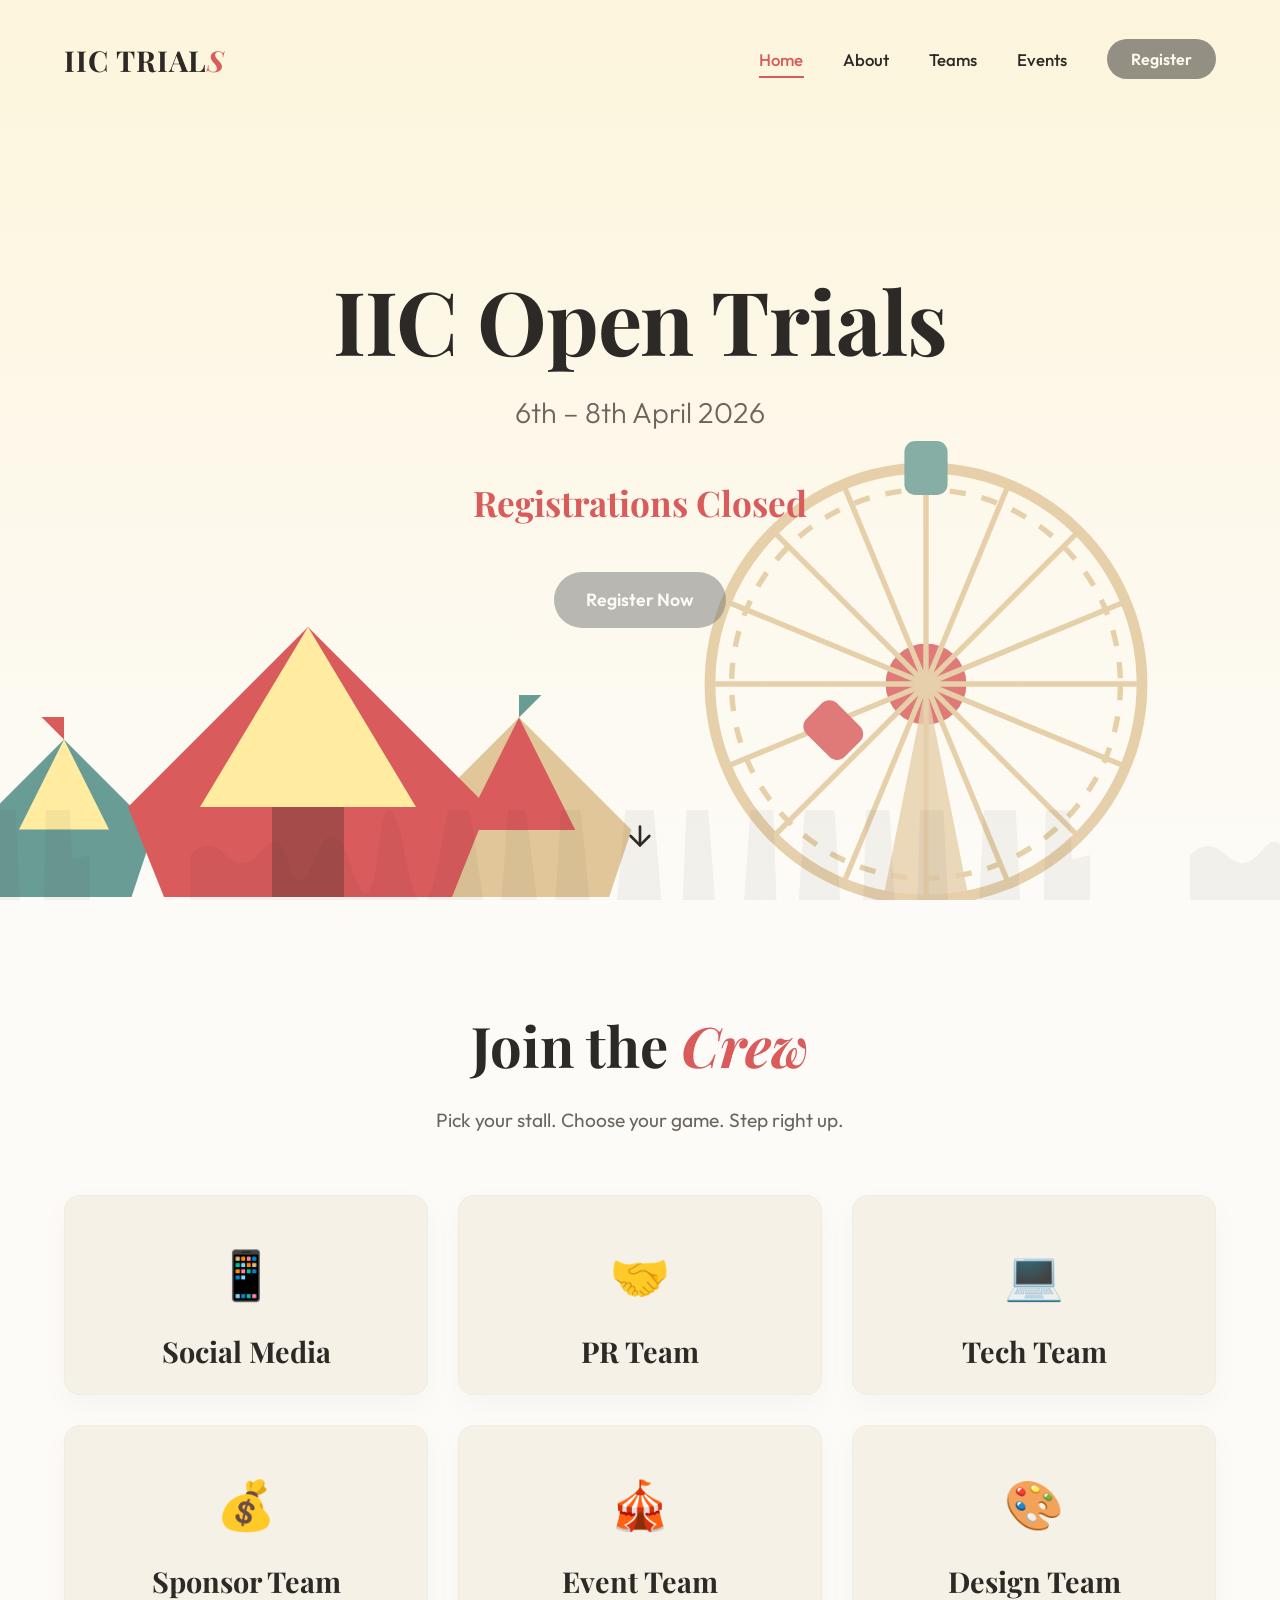
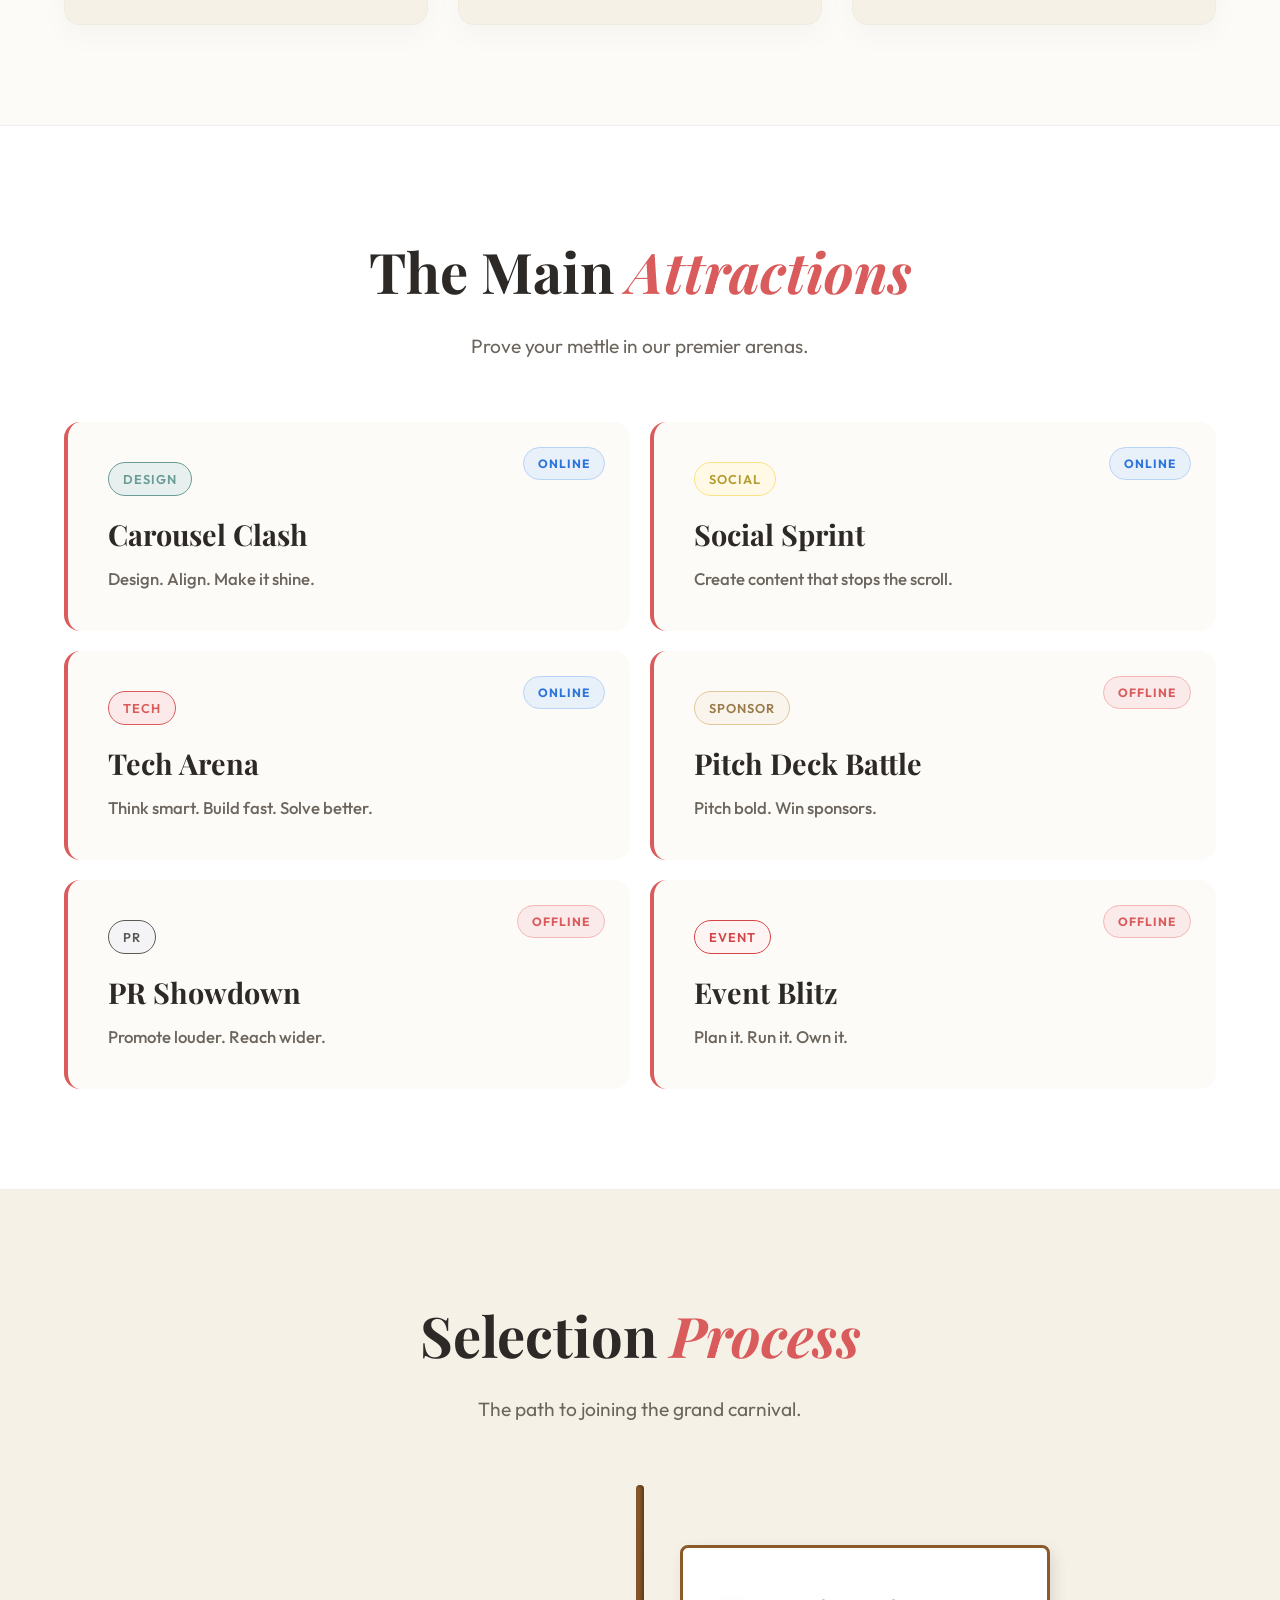
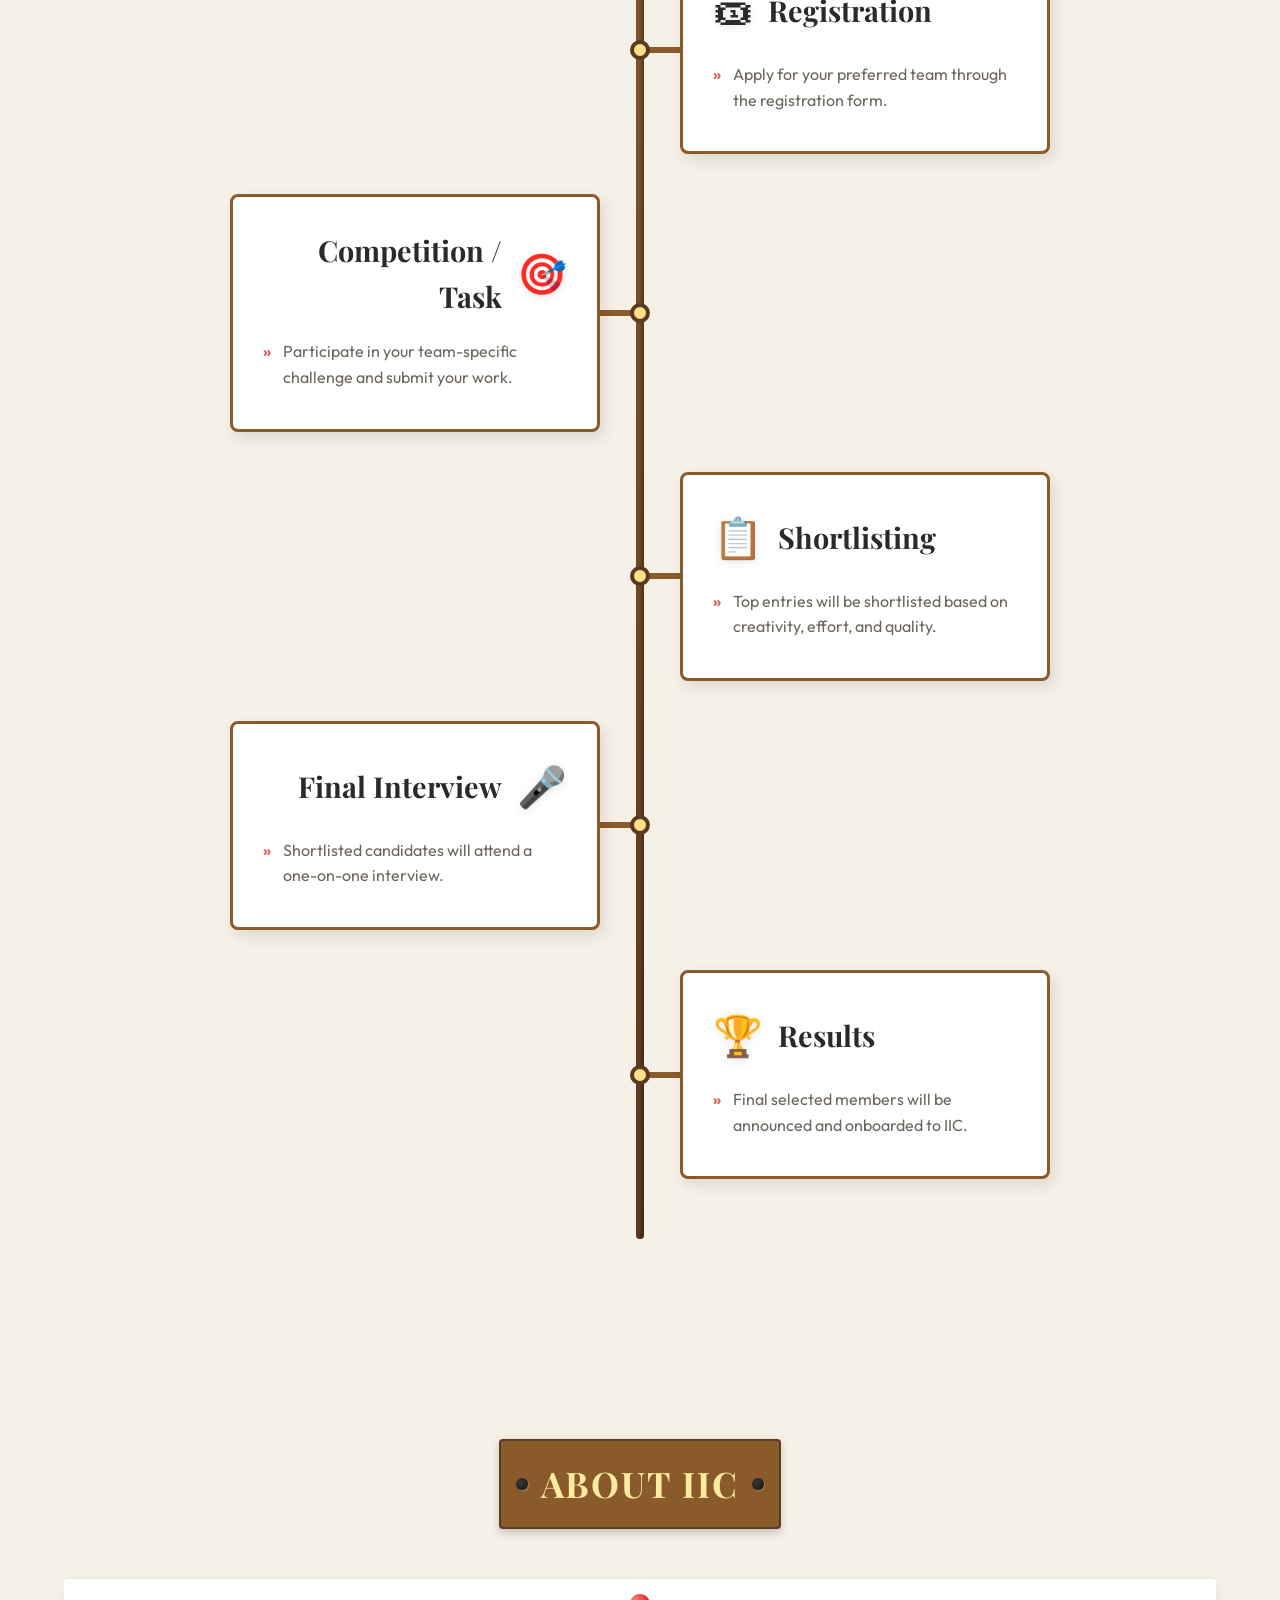
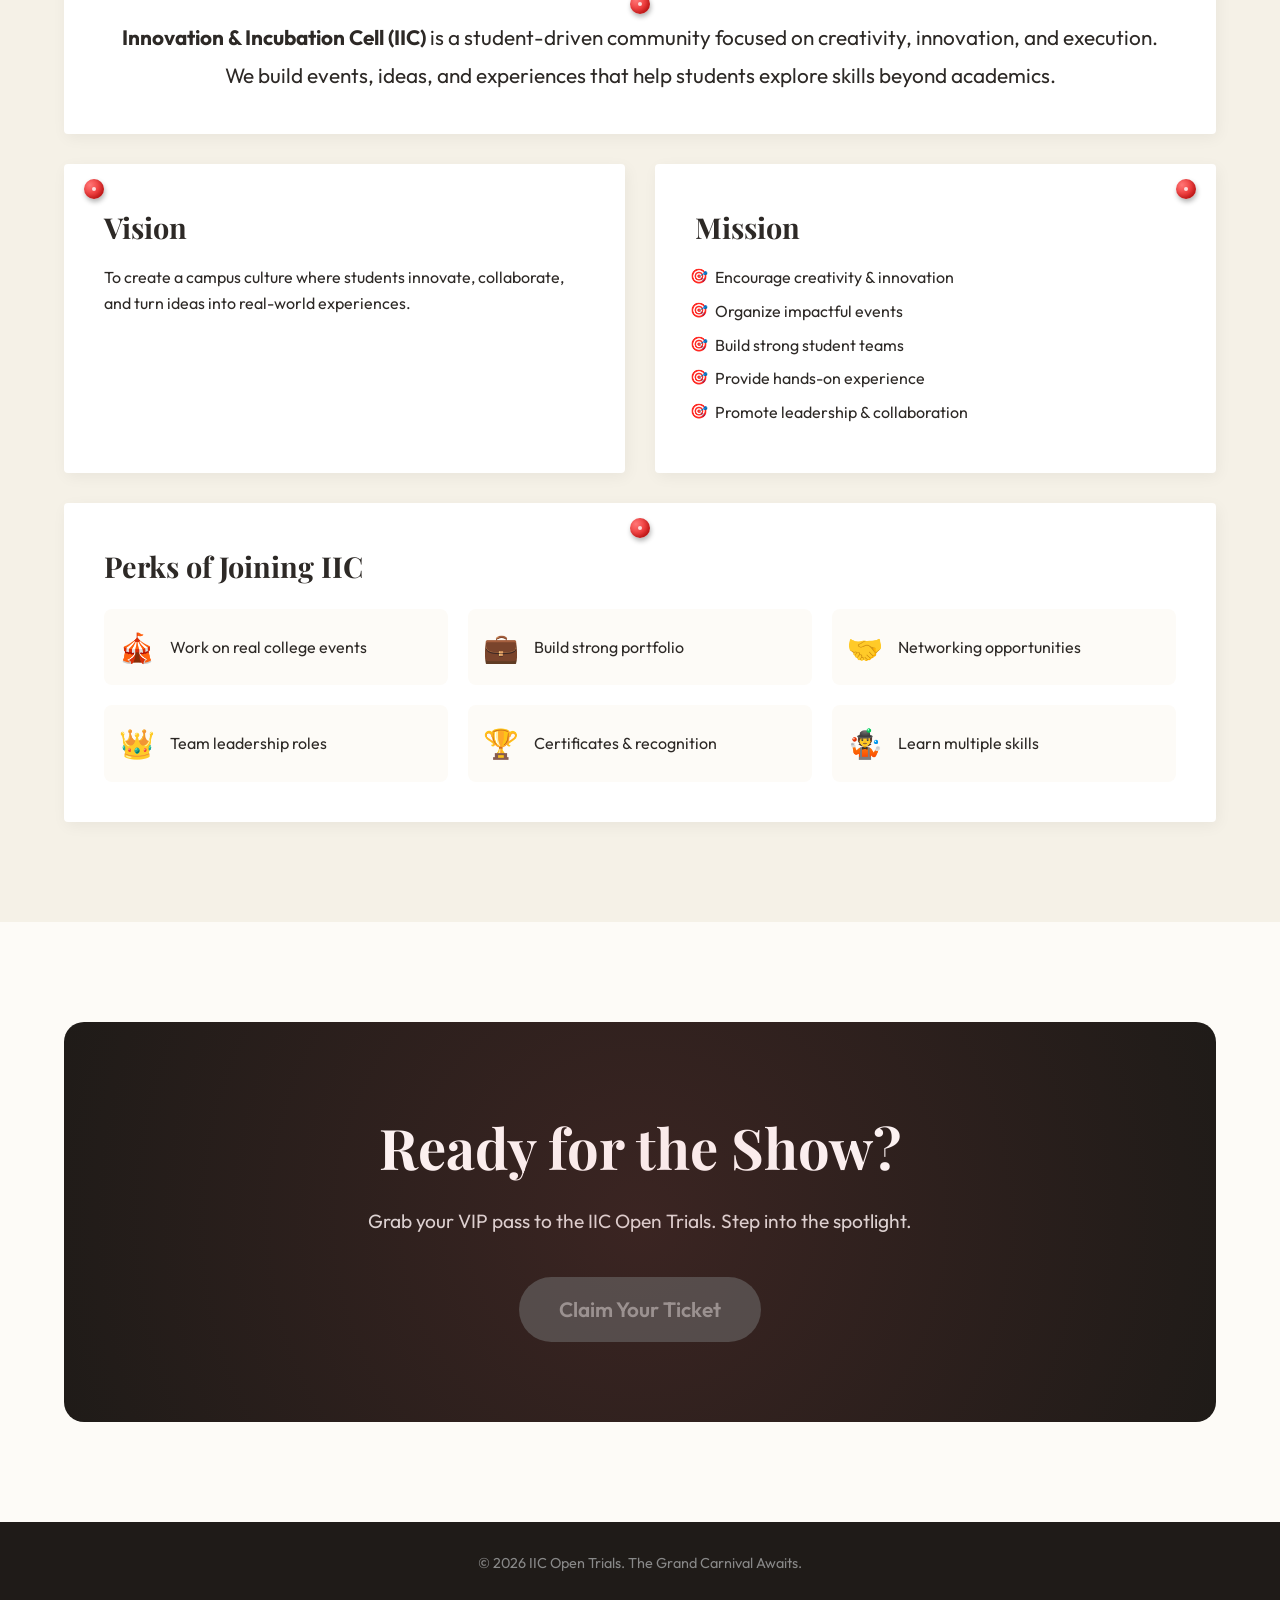
<file: index.html>
<!DOCTYPE html>
<html lang="en">

<head>
  <meta charset="UTF-8">
  <meta name="viewport" content="width=device-width, initial-scale=1.0">
  <title>IIC Open Trials 2026</title>
  <meta name="description"
    content="Register for the IIC Open Trials 2026. Join our diverse teams: Tech, PR, Design and more.">
  <link rel="preconnect" href="https://fonts.googleapis.com">
  <link rel="preconnect" href="https://fonts.gstatic.com" crossorigin>
  <link
    href="https://fonts.googleapis.com/css2?family=Outfit:wght@300;400;500;600;800&family=Playfair+Display:ital,wght@0,600;0,700;1,600&display=swap"
    rel="stylesheet">
  <link rel="stylesheet" href="style.css">
</head>

<body>

  <!-- NAVBAR -->
  <nav id="navbar" class="navbar">
    <div class="nav-container">
      <a href="#" class="logo">
        <span class="logo-text">IIC TRIAL<span class="highlight">S</span></span>
      </a>
      <ul class="nav-links">
        <li><a href="#home" class="nav-item active">Home</a></li>
        <li><a href="#about" class="nav-item">About</a></li>
        <li><a href="#teams" class="nav-item">Teams</a></li>
        <li><a href="#events" class="nav-item">Events</a></li>
        <li><a href="/register.html" class="btn-nav">Register</a></li>
        <div class="nav-underline"></div>
      </ul>
    </div>
  </nav>

  <!-- HERO SECTION -->
  <section id="home" class="hero">
    <div class="hero-bg">
      <div class="sky-gradient"></div>

      <!-- Subtle Fireworks -->
      <div class="fireworks-container">
        <div class="fw fw-1"></div>
        <div class="fw fw-2"></div>
        <div class="fw fw-3"></div>
      </div>

      <!-- Giant Wheel -->
      <div class="ferris-wheel-container">
        <svg class="ferris-wheel" viewBox="0 0 200 200" xmlns="http://www.w3.org/2000/svg">
          <circle cx="100" cy="100" r="80" stroke="#E1C699" stroke-width="4" fill="none" />
          <circle cx="100" cy="100" r="72" stroke="#E1C699" stroke-width="2" stroke-dasharray="6,6" fill="none" />
          <circle cx="100" cy="100" r="15" fill="#D95B5B" />
          <!-- Spokes -->
          <g stroke="#E1C699" stroke-width="2">
            <line x1="100" y1="20" x2="100" y2="180" />
            <line x1="20" y1="100" x2="180" y2="100" />
            <line x1="43.4" y1="43.4" x2="156.6" y2="156.6" />
            <line x1="43.4" y1="156.6" x2="156.6" y2="43.4" />
            <line x1="69.4" y1="26" x2="130.6" y2="174" />
            <line x1="130.6" y1="26" x2="69.4" y2="174" />
            <line x1="26" y1="69.4" x2="174" y2="130.6" />
            <line x1="26" y1="130.6" x2="174" y2="69.4" />
          </g>
          <!-- Capsules (These rotate counter to the wheel via CSS to stay upright) -->
          <g class="capsules">
            <rect x="92" y="10" width="16" height="20" rx="4" fill="#699C94" class="capsule"
              transform="rotate(0, 100, 100)" />
            <rect x="92" y="10" width="16" height="20" rx="4" fill="#D95B5B" class="capsule"
              transform="rotate(45, 100, 100)" />
            <rect x="92" y="10" width="16" height="20" rx="4" fill="#FFECA1" class="capsule"
              transform="rotate(90, 100, 100)" />
            <rect x="92" y="10" width="16" height="20" rx="4" fill="#699C94" class="capsule"
              transform="rotate(135, 100, 100)" />
            <rect x="92" y="10" width="16" height="20" rx="4" fill="#D95B5B" class="capsule"
              transform="rotate(180, 100, 100)" />
            <rect x="92" y="10" width="16" height="20" rx="4" fill="#FFECA1" class="capsule"
              transform="rotate(225, 100, 100)" />
            <rect x="92" y="10" width="16" height="20" rx="4" fill="#699C94" class="capsule"
              transform="rotate(270, 100, 100)" />
            <rect x="92" y="10" width="16" height="20" rx="4" fill="#D95B5B" class="capsule"
              transform="rotate(315, 100, 100)" />
          </g>
          <!-- Base -->
          <path d="M 80 200 L 100 100 L 120 200 Z" fill="#E1C699" opacity="0.8" />
        </svg>
      </div>

      <!-- Tents -->
      <div class="tents-container">
        <!-- Big Tent -->
        <div class="tent tent-main">
          <svg viewBox="0 0 200 150" xmlns="http://www.w3.org/2000/svg">
            <path d="M 100 0 L 0 100 L 20 150 L 180 150 L 200 100 Z" fill="#D95B5B" />
            <path d="M 100 0 L 40 100 L 160 100 Z" fill="#FFECA1" />
            <path d="M 60 100 L 60 150 L 140 150 L 140 100 Z" fill="#D95B5B" />
            <path d="M 80 100 L 80 150 L 120 150 L 120 100 Z" fill="#2D2926" opacity="0.3" /> <!-- Door -->
            <polygon points="100,0 80,-20 100,-40" fill="#E1C699" class="flag" />
          </svg>
        </div>
        <!-- Side Tent Left -->
        <div class="tent tent-side-l">
          <svg viewBox="0 0 100 80" xmlns="http://www.w3.org/2000/svg">
            <path d="M 50 10 L 10 50 L 20 80 L 80 80 L 90 50 Z" fill="#699C94" />
            <path d="M 50 10 L 30 50 L 70 50 Z" fill="#FFECA1" />
            <polygon points="50,10 40,0 50,-10" fill="#D95B5B" class="flag" />
          </svg>
        </div>
        <!-- Side Tent Right -->
        <div class="tent tent-side-r">
          <svg viewBox="0 0 120 90" xmlns="http://www.w3.org/2000/svg">
            <path d="M 60 10 L 10 60 L 20 90 L 100 90 L 110 60 Z" fill="#E1C699" />
            <path d="M 60 10 L 35 60 L 85 60 Z" fill="#D95B5B" />
            <polygon points="60,10 70,0 60,-10" fill="#699C94" class="flag" />
          </svg>
        </div>
      </div>

      <!-- Crowd Silhouettes -->
      <div class="crowd"></div>
    </div>

    <!-- Hero Content -->
    <div class="hero-content fade-in-up delay-3s">
      <h1 class="hero-title">IIC Open Trials</h1>
      <h2 class="hero-subtitle">6th – 8th April 2026</h2>
      
      <div id="countdown-wrapper" class="countdown-wrapper">
         <h3 class="countdown-title">Registrations Closing In</h3>
         <div class="countdown-flex">
           <div class="countdown-item"><span id="cd-days">00</span><label>Days</label></div>
           <div class="countdown-item"><span id="cd-hours">00</span><label>Hours</label></div>
           <div class="countdown-item"><span id="cd-mins">00</span><label>Minutes</label></div>
           <div class="countdown-item"><span id="cd-secs">00</span><label>Seconds</label></div>
         </div>
      </div>

      <a href="/register.html" class="btn-primary animate-hover">Register Now</a>
    </div>

    <div class="scroll-indicator">
      <a href="#teams">
        <svg width="32" height="32" viewBox="0 0 24 24" fill="none" stroke="currentColor" stroke-width="2"
          stroke-linecap="round" stroke-linejoin="round" class="arrow-bounce">
          <line x1="12" y1="5" x2="12" y2="19"></line>
          <polyline points="19 12 12 19 5 12"></polyline>
        </svg>
      </a>
    </div>
  </section>

  <!-- TEAMS SECTION -->
  <section id="teams" class="teams section-pad reveal-on-scroll">
    <div class="container">
      <div class="section-header">
        <h2 class="section-title">Join the <span class="highlight">Crew</span></h2>
        <p class="section-desc">Pick your stall. Choose your game. Step right up.</p>
      </div>

      <div class="teams-grid">

        <!-- Social Media -->
        <div class="team-card stall-paper">
          <div class="card-front">
            <span class="card-icon">📱</span>
            <h3>Social Media</h3>
          </div>
          <div class="card-expand">
            <p>Tell the story of the grandest carnival in town.</p>
            <ul class="roles-list">
              <li>Create Instagram posts & reels</li>
              <li>Write captions & hashtags</li>
              <li>Cover events (photo/video)</li>
              <li>Edit reels & highlights</li>
            </ul>
            <a href="/register.html" class="btn-secondary">Apply Now</a>
          </div>
        </div>

        <!-- PR Team -->
        <div class="team-card stall-paper">
          <div class="card-front">
            <span class="card-icon">🤝</span>
            <h3>PR Team</h3>
          </div>
          <div class="card-expand">
            <p>Bridge the gap between the audience and the magic.</p>
            <ul class="roles-list">
              <li>Promote events across campus</li>
              <li>Handle announcements & outreach</li>
              <li>Coordinate with other clubs</li>
              <li>Manage collaborations</li>
            </ul>
            <a href="/register.html" class="btn-secondary">Apply Now</a>
          </div>
        </div>

        <!-- Tech Team -->
        <div class="team-card stall-paper">
          <div class="card-front">
            <span class="card-icon">💻</span>
            <h3>Tech Team</h3>
          </div>
          <div class="card-expand">
            <p>Architect the digital backbone of the show.</p>
            <ul class="roles-list">
              <li>Build and maintain event websites</li>
              <li>Handle registration systems & forms</li>
              <li>Manage technical setup during events</li>
              <li>Solve on-spot tech issues</li>

            </ul>
            <a href="/register.html" class="btn-secondary">Apply Now</a>
          </div>
        </div>

        <!-- Sponsor Team -->
        <div class="team-card stall-paper">
          <div class="card-front">
            <span class="card-icon">💰</span>
            <h3>Sponsor Team</h3>
          </div>
          <div class="card-expand">
            <p>Fuel the spectacle and build vital connections.</p>
            <ul class="roles-list">
              <li>Reach out to potential sponsors</li>
              <li>Create sponsor pitch decks</li>
              <li>Communicate with brands</li>
              <li>Explain sponsorship benefits</li>

            </ul>
            <a href="/register.html" class="btn-secondary">Apply Now</a>
          </div>
        </div>

        <!-- Event Team -->
        <div class="team-card stall-paper">
          <div class="card-front">
            <span class="card-icon">🎪</span>
            <h3>Event Team</h3>
          </div>
          <div class="card-expand">
            <p>Orchestrate chaos into a breathtaking spectacle.</p>
            <ul class="roles-list">
              <li>Plan event concepts & activities</li>
              <li>Create event timelines</li>
              <li>Handle decorations & theme setup</li>
              <li>Manage stage & venue design</li>

            </ul>
            <a href="/register.html" class="btn-secondary">Apply Now</a>
          </div>
        </div>

        <!-- Design Team -->
        <div class="team-card stall-paper">
          <div class="card-front">
            <span class="card-icon">🎨</span>
            <h3>Design Team</h3>
          </div>
          <div class="card-expand">
            <p>Craft the visual identity of the grand carnival.</p>
            <ul class="roles-list">
              <li>Design posters & creatives</li>
              <li>Create Instagram carousels</li>
              <li>Design banners & standees</li>
              <li>Create digital assets for social media</li>

            </ul>
            <a href="/register.html" class="btn-secondary">Apply Now</a>
          </div>
        </div>

      </div>
    </div>
  </section>

  <!-- EVENTS SECTION -->
  <section id="events" class="events section-pad reveal-on-scroll">
    <div class="container">
      <div class="section-header">
        <h2 class="section-title">The Main <span class="highlight">Attractions</span></h2>
        <p class="section-desc">Prove your mettle in our premier arenas.</p>
      </div>

      <div class="events-layout">

        <!-- Carousel Clash -->
        <div class="event-card">
          <span class="badge-mode mode-online">Online</span>
          <div class="card-visible">
            <span class="badge badge-design">Design</span>
            <h3>Carousel Clash</h3>
            <p class="hero-line">Design. Align. Make it shine.</p>
          </div>
          <div class="card-rules-wrapper">
            <div class="card-rules">
              <div class="event-dates">
                <p><strong>Start Date:</strong> 6th April</p>
                <p><strong>Submission Deadline:</strong> 7th April</p>
              </div>
              <h4>Rules:</h4>
              <ul>
                <li>Size: Instagram 4:5</li>
                <li>Format: 1 row × 3 columns carousel</li>
                <li>Theme will be shared at the time of event</li>
                <li>Submit PNG/PDF + editable link</li>
                <li>Individual participation only</li>
                <li>Late submission not accepted</li>
              </ul>
            </div>
          </div>
        </div>

        <!-- Social Sprint -->
        <div class="event-card">
          <span class="badge-mode mode-online">Online</span>
          <div class="card-visible">
            <span class="badge badge-social">Social</span>
            <h3>Social Sprint</h3>
            <p class="hero-line">Create content that stops the scroll.</p>
          </div>
          <div class="card-rules-wrapper">
            <div class="card-rules">
              <div class="event-dates">
                <p><strong>Start Date:</strong> 6th April</p>
                <p><strong>Submission Deadline:</strong> 7th April</p>
              </div>
              <h4>Rules:</h4>
              <ul>
                <li>Mode: Online submission</li>
                <li>Choose one category</li>
                <li>Content must be original</li>
                <li>Video editing uses provided clips</li>
                <li>Follow given theme</li>
                <li>Submit before deadline</li>
                <li>Individual participation only</li>
              </ul>
            </div>
          </div>
        </div>

        <!-- Tech Arena -->
        <div class="event-card">
          <span class="badge-mode mode-online">Online</span>
          <div class="card-visible">
            <span class="badge badge-tech">Tech</span>
            <h3>Tech Arena</h3>
            <p class="hero-line">Think smart. Build fast. Solve better.</p>
          </div>
          <div class="card-rules-wrapper">
            <div class="card-rules">
              <div class="event-dates">
                <p><strong>Start Date:</strong> 6th April</p>
                <p><strong>Submission Deadline:</strong> 7th April</p>
              </div>
              <h4>Rules:</h4>
              <ul>
                <li>Solve given problem / idea</li>
                <li>Any tech stack allowed</li>
                <li>Submit explanation or demo</li>
                <li>Must be your own work</li>
                <li>Individual participation only</li>
              </ul>
            </div>
          </div>
        </div>

        <!-- Pitch Deck Battle -->
        <div class="event-card">
          <span class="badge-mode mode-offline">Offline</span>
          <div class="card-visible">
            <span class="badge badge-sponsor">Sponsor</span>
            <h3>Pitch Deck Battle</h3>
            <p class="hero-line">Pitch bold. Win sponsors.</p>
          </div>
          <div class="card-rules-wrapper">
            <div class="card-rules">
              <div class="event-dates">
                <p><strong>Date:</strong> 6th April</p>
              </div>
              <h4>Rules:</h4>
              <ul>
                <li>Max 5 slides pitch deck</li>
                <li>Choose any brand</li>
                <li>Include sponsor benefits</li>
                <li>Submit presentation link</li>
                <li>Individual participation only</li>
              </ul>
            </div>
          </div>
        </div>

        <!-- PR Showdown -->
        <div class="event-card">
          <span class="badge-mode mode-offline">Offline</span>
          <div class="card-visible">
            <span class="badge badge-pr">PR</span>
            <h3>PR Showdown</h3>
            <p class="hero-line">Promote louder. Reach wider.</p>
          </div>
          <div class="card-rules-wrapper">
            <div class="card-rules">
              <div class="event-dates">
                <p><strong>Date:</strong> 7th April</p>
              </div>
              <h4>Rules:</h4>
              <ul>
                <li>Create promotion strategy</li>
                <li>Include outreach plan</li>
                <li>Write announcement copy</li>
                <li>Submit document link</li>
                <li>Individual participation only</li>
              </ul>
            </div>
          </div>
        </div>

        <!-- Event Blitz -->
        <div class="event-card">
          <span class="badge-mode mode-offline">Offline</span>
          <div class="card-visible">
            <span class="badge badge-event">Event</span>
            <h3>Event Blitz</h3>
            <p class="hero-line">Plan it. Run it. Own it.</p>
          </div>
          <div class="card-rules-wrapper">
            <div class="card-rules">
              <div class="event-dates">
                <p><strong>Date:</strong> 7th April</p>
              </div>
              <h4>Rules:</h4>
              <ul>
                <li>Plan one college event</li>
                <li>Include budget & timeline</li>
                <li>Define roles & execution</li>
                <li>Submit document link</li>
                <li>Individual participation only</li>
              </ul>
            </div>
          </div>
        </div>

      </div>
    </div>
  </section>

  <!-- SELECTION PROCESS SECTION -->
  <section id="process" class="process section-pad">
    <div class="container">
      <div class="section-header reveal-on-scroll">
        <h2 class="section-title">Selection <span class="highlight">Process</span></h2>
        <p class="section-desc">The path to joining the grand carnival.</p>
      </div>

      <div class="timeline">
        <div class="timeline-line"></div>

        <!-- Step 1 -->
        <div class="timeline-step reveal-on-scroll delay-1">
          <div class="timeline-marker"></div>
          <div class="timeline-card stall-paper">
            <div class="step-header">
              <span class="step-icon">🎟</span>
              <h3>Registration</h3>
            </div>
            <ul>
              <li>Apply for your preferred team through the registration form.</li>
            </ul>
          </div>
        </div>

        <!-- Step 2 -->
        <div class="timeline-step reveal-on-scroll delay-2">
          <div class="timeline-marker"></div>
          <div class="timeline-card stall-paper">
            <div class="step-header">
              <span class="step-icon">🎯</span>
              <h3>Competition / Task</h3>
            </div>
            <ul>
              <li>Participate in your team-specific challenge and submit your work.</li>
            </ul>
          </div>
        </div>

        <!-- Step 3 -->
        <div class="timeline-step reveal-on-scroll delay-3">
          <div class="timeline-marker"></div>
          <div class="timeline-card stall-paper">
            <div class="step-header">
              <span class="step-icon">📋</span>
              <h3>Shortlisting</h3>
            </div>
            <ul>
              <li>Top entries will be shortlisted based on creativity, effort, and quality.</li>
            </ul>
          </div>
        </div>

        <!-- Step 4 -->
        <div class="timeline-step reveal-on-scroll delay-4">
          <div class="timeline-marker"></div>
          <div class="timeline-card stall-paper">
            <div class="step-header">
              <span class="step-icon">🎤</span>
              <h3>Final Interview</h3>
            </div>
            <ul>
              <li>Shortlisted candidates will attend a one-on-one interview.</li>
            </ul>
          </div>
        </div>

        <!-- Step 5 -->
        <div class="timeline-step reveal-on-scroll delay-5">
          <div class="timeline-marker"></div>
          <div class="timeline-card stall-paper">
            <div class="step-header">
              <span class="step-icon">🏆</span>
              <h3>Results</h3>
            </div>
            <ul>
              <li>Final selected members will be announced and onboarded to IIC.</li>
            </ul>
          </div>
        </div>
      </div>
    </div>
  </section>

  <!-- ABOUT SECTION -->
  <section id="about" class="about section-pad">
    <div class="container">
      <div class="wooden-board-wrapper reveal-on-scroll">
        <div class="wooden-board">
          <div class="nail nail-left"></div>
          <h2 class="board-text">ABOUT IIC</h2>
          <div class="nail nail-right"></div>
        </div>
      </div>

      <div class="about-grid">
        <!-- 1. What is IIC -->
        <div class="about-card pinned-paper intro-card col-span-2 reveal-on-scroll delay-1">
          <div class="paper-pin pin-top-center"></div>
          <p class="intro-text">
            <strong>Innovation & Incubation Cell (IIC)</strong> is a student-driven community focused on creativity,
            innovation, and execution.<br>We build events, ideas, and experiences that help students explore skills
            beyond academics.
          </p>
        </div>

        <!-- 2. Vision -->
        <div class="about-card pinned-paper vision-card reveal-on-scroll delay-2">
          <div class="paper-pin pin-top-left"></div>
          <h3>Vision</h3>
          <p>
            To create a campus culture where students innovate, collaborate, and turn ideas into real-world experiences.
          </p>
        </div>

        <!-- 3. Mission -->
        <div class="about-card pinned-paper mission-card reveal-on-scroll delay-3">
          <div class="paper-pin pin-top-right"></div>
          <h3>Mission</h3>
          <ul class="mission-list">
            <li>Encourage creativity & innovation</li>
            <li>Organize impactful events</li>
            <li>Build strong student teams</li>
            <li>Provide hands-on experience</li>
            <li>Promote leadership & collaboration</li>
          </ul>
        </div>

        <!-- 4. Perks -->
        <div class="about-card pinned-paper perks-wrapper col-span-2 reveal-on-scroll delay-4">
          <div class="paper-pin pin-top-center"></div>
          <h3>Perks of Joining IIC</h3>
          <div class="perks-grid">
            <div class="perk-item">
              <span class="perk-icon">🎪</span>
              <span>Work on real college events</span>
            </div>
            <div class="perk-item">
              <span class="perk-icon">💼</span>
              <span>Build strong portfolio</span>
            </div>
            <div class="perk-item">
              <span class="perk-icon">🤝</span>
              <span>Networking opportunities</span>
            </div>
            <div class="perk-item">
              <span class="perk-icon">👑</span>
              <span>Team leadership roles</span>
            </div>
            <div class="perk-item">
              <span class="perk-icon">🏆</span>
              <span>Certificates & recognition</span>
            </div>
            <div class="perk-item">
              <span class="perk-icon">🤹</span>
              <span>Learn multiple skills</span>
            </div>
          </div>
        </div>
      </div>
    </div>
  </section>

  <!-- REGISTER / CTA SECTION -->
  <!-- REGISTER / CTA SECTION -->
  <section id="register" class="cta section-pad reveal-on-scroll">
    <div class="container">
      <div class="cta-box stall-paper">
        <h2 class="section-title">Ready for the Show?</h2>
        <p>Grab your VIP pass to the IIC Open Trials. Step into the spotlight.</p>
        <a href="/register.html" class="btn-primary animate-hover btn-large">Claim Your Ticket</a>
      </div>
    </div>
  </section>

  <footer class="footer">
    <div class="container">
      <p>&copy; 2026 IIC Open Trials. The Grand Carnival Awaits.</p>
    </div>
  </footer>

  <script src="script.js"></script>
</body>

</html>
</file>
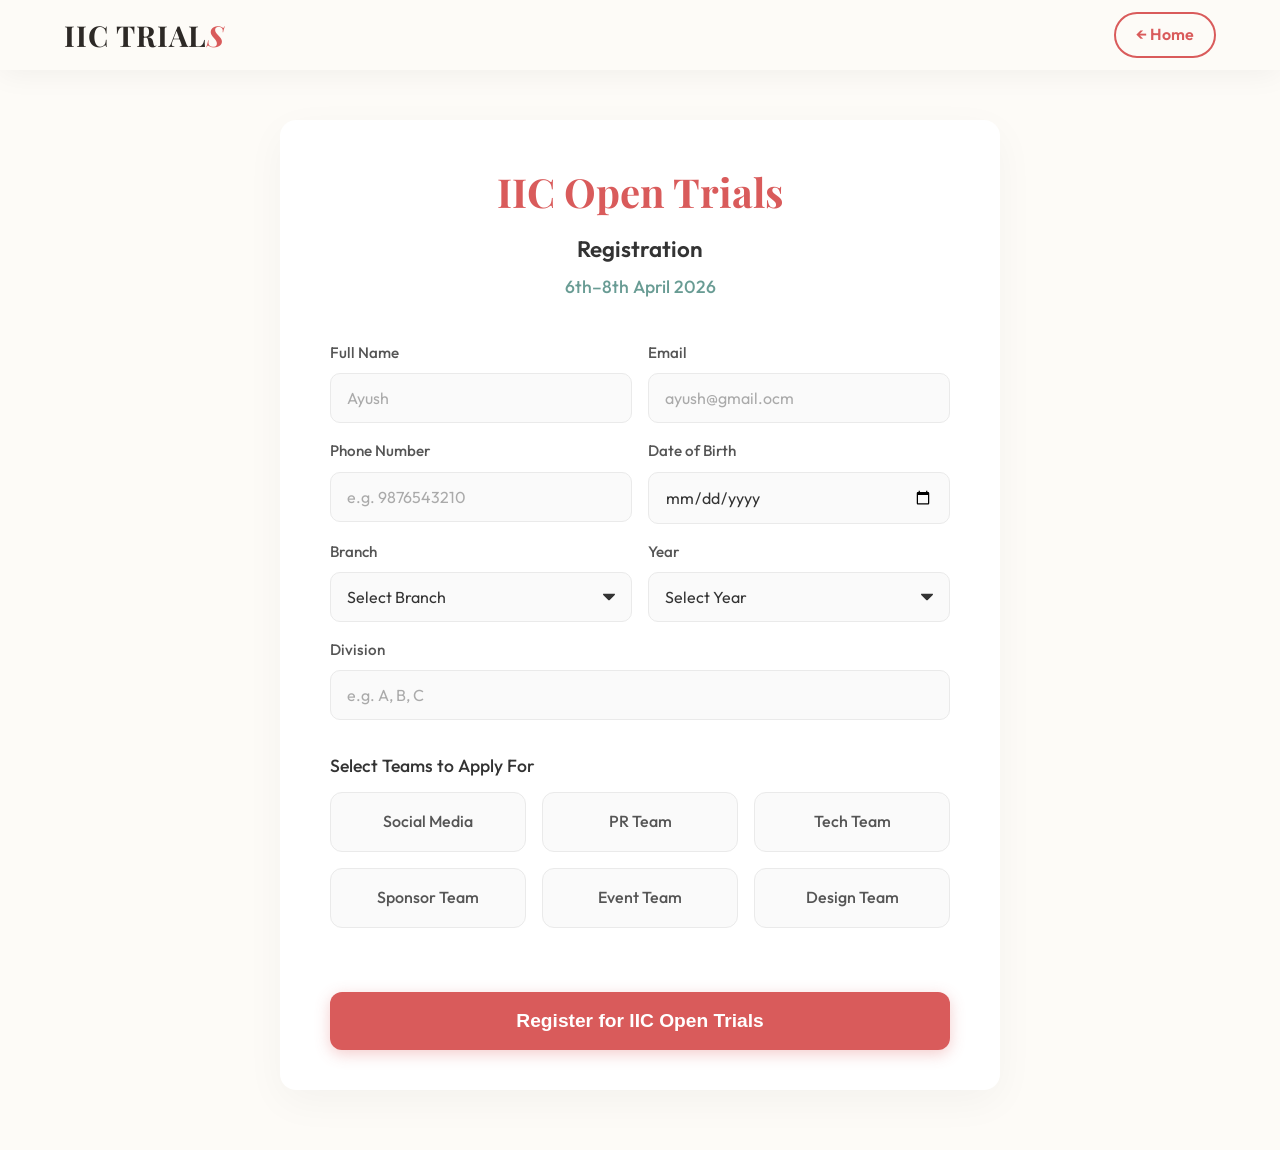
<file: register.html>
<!DOCTYPE html>
<html lang="en">

<head>
  <meta charset="UTF-8">
  <meta name="viewport" content="width=device-width, initial-scale=1.0">
  <title>Registration - IIC Open Trials 2026</title>
  <link rel="preconnect" href="https://fonts.googleapis.com">
  <link rel="preconnect" href="https://fonts.gstatic.com" crossorigin>
  <link
    href="https://fonts.googleapis.com/css2?family=Outfit:wght@300;400;500;600;700&family=Playfair+Display:ital,wght@0,600;0,700;1,600&display=swap"
    rel="stylesheet">
  <link rel="stylesheet" href="style.css">
  <link rel="stylesheet" href="register.css">
</head>

<body class="register-page">
  <script>
    const deadline = new Date("2026-04-04T23:59:00+05:30");

    function checkDeadline() {
      const now = new Date();

      if (now > deadline) {
        const form = document.querySelector("form");
        const closedMsg = document.getElementById("registrationClosed");
        const submitBtn = document.querySelector("button[type='submit']");

        if (form) form.style.display = "none";
        if (submitBtn) submitBtn.disabled = true;
        if (closedMsg) closedMsg.style.display = "block";
      }
    }

    checkDeadline();
  </script>

  <!-- Minimal Nav -->
  <nav class="navbar scrolled">
    <div class="nav-container">
      <a href="index.html" class="logo">
        <span class="logo-text">IIC TRIAL<span class="highlight">S</span></span>
      </a>
      <a href="index.html" class="btn-secondary" style="margin-top:0; padding:8px 20px;">&larr; Home</a>
    </div>
  </nav>

  <main class="register-main">
    <div class="register-container">

      <!-- Main Registration Card -->
      <div id="form-card" class="register-card">
        <div class="form-header">
          <h2>IIC Open Trials</h2>
          <h3>Registration</h3>
          <p class="date">6th–8th April 2026</p>
        </div>

        <form id="registerForm">

          <div class="form-section">
            <div class="form-row">
              <div class="form-group">
                <label for="fullName">Full Name</label>
                <input type="text" id="fullName" name="fullName" required placeholder="Ayush">
              </div>
              <div class="form-group">
                <label for="email">Email</label>
                <!-- EmailOTP removed, just standard verification -->
                <input type="email" id="email" name="email" required placeholder="ayush@gmail.ocm">
              </div>
            </div>

            <div class="form-row">
              <div class="form-group">
                <label for="phone">Phone Number</label>
                <input type="tel" id="phone" name="phone" required placeholder="e.g. 9876543210" pattern="[0-9]{10}"
                  minlength="10" maxlength="10" title="Please enter exactly 10 digits">
              </div>

              <div class="form-group">
                <label for="dob">Date of Birth</label>
                <input type="date" id="dob" name="dob" required>
              </div>
            </div>

            <div class="form-row">
              <div class="form-group">
                <label for="branch">Branch</label>
                <select id="branch" name="branch" required>
                  <option value="" disabled selected>Select Branch</option>
                  <option value="CE">CE</option>
                  <option value="IT">IT</option>
                  <option value="AI">AIDS</option>
                  <option value="ENTC">ENTC</option>
                  <option value="ECE">ECE</option>
                  <option value="CSE">CSE</option>
                  <option value="CSE-AI">CSE-AI</option>
                  <option value="MECH">MECH</option>
                  <option value="OTHER">OTHER</option>
                </select>
              </div>
              <div class="form-group">
                <label for="year">Year</label>
                <select id="year" name="year" required>
                  <option value="" disabled selected>Select Year</option>
                  <option value="FE">First Year (FE)</option>
                  <option value="SE">Second Year (SE)</option>
                  <option value="TE">Third Year (TE)</option>
                  <option value="BE">Final Year (BE)</option>
                </select>
              </div>
            </div>

            <div class="form-group">
              <label for="division">Division</label>
              <input type="text" id="division" name="division" required placeholder="e.g. A, B, C">
            </div>
          </div>

          <div class="form-section">
            <div class="team-selection-title">Select Teams to Apply For</div>

            <!-- Cards instead of checkboxes -->
            <div class="team-grid" id="team-selection-grid">
              <div class="team-selectable-card" data-team="Social Media">Social Media</div>
              <div class="team-selectable-card" data-team="PR Team">PR Team</div>
              <div class="team-selectable-card" data-team="Tech Team">Tech Team</div>
              <div class="team-selectable-card" data-team="Sponsor Team">Sponsor Team</div>
              <div class="team-selectable-card" data-team="Event Team">Event Team</div>
              <div class="team-selectable-card" data-team="Design Team">Design Team</div>
            </div>
          </div>

          <!-- Submit Button -->
          <button type="submit" id="btn-submit-main" class="btn-submit">
            <span class="btn-text">Register for IIC Open Trials</span>
            <span class="loader hidden"></span>
          </button>

          <div id="form-error" class="error-msg hidden"></div>
        </form>
      </div>

      <!-- Success Card -->
      <div id="success-card" class="success-card hidden">
        <div class="success-icon">🏆</div>
        <h2>You are registered for IIC Open Trials</h2>
        <p>A confirmation email has been dispatched. See you at the Carnival!</p>
      </div>

    </div>
  </main>

  <script src="register.js"></script>
</body>

</html>
</file>
<file: style.css>
/* =========================================
   VARIABLES & DESIGN SYSTEM
   ========================================= */
:root {
  /* Premium Light Carnival Palette */
  --bg-dark: #1F1B18;
  /* Very dark warm gray (for contrast) */
  --bg-cream: #FDFBF7;
  /* Clean cream modern base */
  --bg-paper: #F5F1E7;
  /* Slightly darker cream for cards */
  --color-yellow: #FBE285;
  /* Pastel Yellow */
  --color-red: #D95B5B;
  /* Muted Premium Red */
  --color-teal: #699C94;
  /* Subtle Carnival Teal */
  --color-gold: #E1C699;
  /* Muted Gold */

  --text-main: #2D2926;
  /* Dark Charcoal - highly readable */
  --text-muted: #6B655D;
  /* Muted for paragraphs */

  /* Fonts */
  --font-heading: 'Playfair Display', serif;
  --font-body: 'Outfit', sans-serif;

  /* Layout */
  --max-width: 1200px;
  --nav-height: 120px;
  --nav-height-scrolled: 70px;

  /* Easing */
  --ease-smooth: cubic-bezier(0.25, 1, 0.5, 1);
  --ease-elastic: cubic-bezier(0.68, -0.55, 0.26, 1.55);
}

/* =========================================
   BASE RESET
   ========================================= */
* {
  margin: 0;
  padding: 0;
  box-sizing: border-box;
}

html {
  scroll-behavior: smooth;
}

body {
  font-family: var(--font-body);
  background-color: var(--bg-cream);
  color: var(--text-main);
  line-height: 1.6;
  overflow-x: hidden;
}

a {
  text-decoration: none;
  color: inherit;
}

ul {
  list-style: none;
}

.container {
  width: 90%;
  max-width: var(--max-width);
  margin: 0 auto;
}

.section-pad {
  padding: 100px 0;
  scroll-margin-top: 80px;
  /* Offset for fixed sticky navbar */
}

.section-header {
  text-align: center;
  margin-bottom: 60px;
}

.section-title {
  font-family: var(--font-heading);
  font-size: 3.5rem;
  color: var(--text-main);
  margin-bottom: 15px;
}

.section-desc {
  font-size: 1.2rem;
  color: var(--text-muted);
}

.highlight {
  color: var(--color-red);
  font-style: italic;
}

/* =========================================
   BUTTONS
   ========================================= */
.btn-primary {
  display: inline-block;
  background-color: var(--color-red);
  color: #fff;
  padding: 14px 32px;
  border-radius: 50px;
  font-weight: 600;
  font-size: 1.1rem;
  transition: transform 0.4s var(--ease-elastic), box-shadow 0.4s var(--ease-smooth), background-color 0.3s;
  cursor: pointer;
  border: none;
  font-family: var(--font-body);
}

.btn-primary:hover {
  transform: translateY(-4px) scale(1.02);
  box-shadow: 0 10px 25px rgba(217, 91, 91, 0.3);
  background-color: #C04A4A;
}

.btn-secondary {
  display: inline-block;
  background-color: transparent;
  color: var(--color-red);
  padding: 10px 24px;
  border-radius: 50px;
  font-weight: 600;
  border: 2px solid var(--color-red);
  transition: all 0.3s var(--ease-smooth);
  cursor: pointer;
  font-family: var(--font-body);
  margin-top: 15px;
}

.btn-secondary:hover {
  background-color: var(--color-red);
  color: #fff;
}

/* =========================================
   NAVBAR
   ========================================= */
.navbar {
  position: fixed;
  top: 0;
  left: 0;
  width: 100%;
  height: var(--nav-height);
  padding: 0 5%;
  display: flex;
  align-items: center;
  background-color: transparent;
  transition: height 0.4s var(--ease-smooth), background-color 0.4s var(--ease-smooth), box-shadow 0.4s var(--ease-smooth), filter 0.4s;
  z-index: 1000;
}

.navbar.scrolled {
  height: var(--nav-height-scrolled);
  background-color: rgba(253, 251, 247, 0.95);
  backdrop-filter: blur(10px);
  box-shadow: 0 4px 30px rgba(0, 0, 0, 0.05);
}

.nav-container {
  width: 100%;
  max-width: var(--max-width);
  margin: 0 auto;
  display: flex;
  justify-content: space-between;
  align-items: center;
}

.logo {
  font-family: var(--font-heading);
  font-size: 1.8rem;
  font-weight: 700;
  letter-spacing: 1px;
}

.logo .highlight {
  color: var(--color-red);
}

.nav-links {
  display: flex;
  align-items: center;
  gap: 40px;
  position: relative;
  transition: gap 0.4s var(--ease-smooth);
}

.navbar.scrolled .nav-links {
  gap: 30px;
}

.nav-item {
  font-weight: 500;
  font-size: 1.05rem;
  color: var(--text-main);
  position: relative;
  padding: 5px 0;
  transition: color 0.3s;
}

.nav-item:hover,
.nav-item.active {
  color: var(--color-red);
}

/* Active Underline slide animation */
.nav-underline {
  position: absolute;
  bottom: -5px;
  height: 2px;
  background-color: var(--color-red);
  transition: width 0.3s var(--ease-smooth), left 0.3s var(--ease-smooth);
  width: 0;
  left: 0;
}

.btn-nav {
  background-color: var(--text-main);
  color: #fff;
  padding: 10px 24px;
  border-radius: 50px;
  font-weight: 600;
  transition: background-color 0.3s, transform 0.3s;
}

.btn-nav:hover {
  background-color: var(--color-red);
  transform: translateY(-2px);
}

/* =========================================
   HERO SECTION (Cinematic SVG Illustrated)
   ========================================= */
.hero {
  position: relative;
  height: 100vh;
  min-height: 700px;
  display: flex;
  align-items: center;
  justify-content: center;
  text-align: center;
  overflow: hidden;
  background-color: var(--bg-cream);
  /* Starts with cream */
}

.hero-bg {
  position: absolute;
  top: 0;
  left: 0;
  width: 100%;
  height: 100%;
  z-index: 1;
  pointer-events: none;
}

.sky-gradient {
  position: absolute;
  top: 0;
  left: 0;
  width: 100%;
  height: 100%;
  /* Animate gradient shift or keep it static pastel */
  background: linear-gradient(180deg, rgba(251, 226, 133, 0.3) 0%, rgba(253, 251, 247, 1) 100%);
  opacity: 0.8;
}

/* Background SVGs Positioned relative to hero */
.ferris-wheel-container {
  position: absolute;
  bottom: 0;
  right: 15%;
  width: 60vh;
  height: 60vh;
  transform: translateX(20%) translateY(10%);
  opacity: 0.8;
}

.ferris-wheel {
  width: 100%;
  height: 100%;
  animation: rotateWheel 40s linear infinite;
  transform-origin: center;
}

@keyframes rotateWheel {
  0% {
    transform: rotate(0deg);
  }

  100% {
    transform: rotate(360deg);
  }
}

/* Counter-rotate capsules so they don't tip over */
.capsule {
  animation: counterRotateCapsule 40s linear infinite;
  transform-origin: 100px 10px;
  /* Origin relative to SVG internal coords (top of capsule attachment) */
}

@keyframes counterRotateCapsule {
  0% {
    transform: rotate(0deg);
  }

  100% {
    transform: rotate(-360deg);
  }
}

.tents-container {
  position: absolute;
  bottom: -5px;
  /* sit on bottom edge */
  left: 0;
  width: 100%;
  height: 35vh;
  display: flex;
  align-items: flex-end;
  justify-content: flex-start;
  padding-left: 5%;
}

.tent {
  position: absolute;
  bottom: 0;
}

.tent-main {
  left: 10%;
  width: 40vh;
  z-index: 3;
}

.tent-side-l {
  left: 5%;
  width: 25vh;
  z-index: 2;
  transform: translateX(-50%);
}

.tent-side-r {
  left: 30%;
  width: 30vh;
  z-index: 2;
}

/* Flags flutter */
.flag {
  animation: flutter 2s infinite alternate ease-in-out;
  transform-origin: bottom center;
}

@keyframes flutter {
  0% {
    transform: rotate(-5deg) scaleY(1);
  }

  100% {
    transform: rotate(5deg) scaleY(0.9);
  }
}

/* Silhouettes */
.crowd {
  position: absolute;
  bottom: 0;
  left: 0;
  width: 100%;
  height: 10vh;
  background: url('data:image/svg+xml;utf8,<svg width="1000" height="100" viewBox="0 0 1000 100" xmlns="http://www.w3.org/2000/svg"><path d="M0,100 L0,50 Q20,30 40,50 T80,45 T110,60 T140,50 T180,65 T210,40 T240,55 T280,35 T320,60 T350,45 T380,55 T410,35 T440,60 T480,40 T520,55 T550,40 T580,55 T620,40 T650,55 T680,45 T720,60 T750,40 T780,50 T810,35 T840,55 T880,40 T920,50 T950,40 T980,55 L1000,50 L1000,100 Z" fill="%232D2926" opacity="0.05"/></svg>') repeat-x bottom;
  background-size: 1000px 100%;
  z-index: 4;
}

/* Fireworks */
.fireworks-container {
  position: absolute;
  top: 0;
  left: 0;
  width: 100%;
  height: 50%;
}

.fw {
  position: absolute;
  width: 5px;
  height: 5px;
  border-radius: 50%;
  background-color: var(--color-yellow);
  box-shadow: 0 0 10px 2px var(--color-yellow);
  opacity: 0;
}

.fw-1 {
  top: 20%;
  left: 30%;
  animation: explode 4s infinite 1s;
}

.fw-2 {
  top: 30%;
  right: 25%;
  animation: explode 5s infinite 2.5s;
  background-color: var(--color-red);
  box-shadow: 0 0 10px 2px var(--color-red);
}

.fw-3 {
  top: 15%;
  right: 40%;
  animation: explode 6s infinite 4s;
  background-color: var(--color-teal);
  box-shadow: 0 0 10px 2px var(--color-teal);
}

@keyframes explode {
  0% {
    transform: scale(0.5);
    opacity: 0;
  }

  20% {
    opacity: 0.6;
  }

  50% {
    transform: scale(4);
    opacity: 0;
  }

  100% {
    opacity: 0;
  }
}


.hero-content {
  position: relative;
  z-index: 10;
  max-width: 800px;
}

.hero-title {
  font-family: var(--font-heading);
  font-size: 5.5rem;
  line-height: 1.1;
  color: var(--text-main);
  margin-bottom: 20px;
  letter-spacing: -1px;
}

.hero-subtitle {
  font-size: 1.8rem;
  font-weight: 300;
  color: var(--text-muted);
  margin-bottom: 40px;
}

/* Delay class for cinematic effect */
.delay-3s {
  animation: fadeInUp 1s var(--ease-smooth) forwards 1s;
  /* Shorter than 3s so the user isn't bored, but has delay */
  opacity: 0;
  transform: translateY(30px);
}

@keyframes fadeInUp {
  to {
    opacity: 1;
    transform: translateY(0);
  }
}

.scroll-indicator {
  position: absolute;
  bottom: 40px;
  left: 50%;
  transform: translateX(-50%);
  z-index: 10;
  color: var(--text-main);
  opacity: 0;
  animation: fadeIn 1s forwards 2s;
  /* Fade in after text */
}

@keyframes fadeIn {
  to {
    opacity: 1;
  }
}

.arrow-bounce {
  animation: bounce 2s infinite var(--ease-smooth);
}

@keyframes bounce {

  0%,
  20%,
  50%,
  80%,
  100% {
    transform: translateY(0);
  }

  40% {
    transform: translateY(-15px);
  }

  60% {
    transform: translateY(-7px);
  }
}

/* =========================================
   TEAMS SECTION
   ========================================= */
.teams-grid {
  display: grid;
  grid-template-columns: repeat(3, 1fr);
  gap: 30px;
}

.team-card {
  position: relative;
  background-color: var(--bg-paper);
  border-radius: 16px;
  padding: 40px 30px;
  text-align: center;
  overflow: hidden;
  box-shadow: 0 10px 30px rgba(0, 0, 0, 0.03);
  transition: all 0.5s var(--ease-smooth);
  cursor: pointer;
  border: 1px solid rgba(0, 0, 0, 0.02);
  display: flex;
  flex-direction: column;
  height: 200px;
  /* Default height */
}

.card-front {
  position: relative;
  z-index: 2;
  transition: transform 0.4s var(--ease-smooth);
}

.card-icon {
  font-size: 3rem;
  display: block;
  margin-bottom: 15px;
}

.card-front h3 {
  font-family: var(--font-heading);
  font-size: 1.8rem;
  color: var(--text-main);
}

.card-expand {
  opacity: 0;
  transform: translateY(20px);
  transition: all 0.4s var(--ease-smooth);
  margin-top: 20px;
  max-height: 0;
  overflow: hidden;
}

.card-expand p {
  color: var(--text-muted);
  font-size: 0.95rem;
  margin-bottom: 15px;
}

.roles-list {
  text-align: left;
  margin-bottom: 20px;
  padding-left: 20px;
}

.roles-list li {
  font-size: 0.9rem;
  color: var(--text-main);
  margin-bottom: 5px;
  position: relative;
}

.roles-list li::before {
  content: "•";
  color: var(--color-red);
  font-weight: bold;
  position: absolute;
  left: -15px;
}

/* Hover effects */
.team-card:hover {
  height: 480px;
  /* Expanding height */
  transform: translateY(-10px);
  box-shadow: 0 20px 40px rgba(0, 0, 0, 0.08);
  background-color: #fff;
}

.team-card:hover .card-front {
  transform: translateY(-10px);
}

.team-card:hover .card-expand {
  opacity: 1;
  transform: translateY(0);
  max-height: 400px;
}

/* =========================================
   EVENTS SECTION
   ========================================= */
.events {
  background-color: #fff;
  /* Distinct from cream */
  border-top: 1px solid #eee;
  border-bottom: 1px solid #eee;
}

.events-layout {
  display: grid;
  grid-template-columns: repeat(2, 1fr);
  gap: 20px;
}

.event-card {
  background-color: var(--bg-cream);
  padding: 40px;
  border-radius: 16px;
  border-left: 4px solid var(--color-red);
  transition: transform 0.4s var(--ease-smooth), box-shadow 0.4s var(--ease-smooth), background-color 0.4s;
  cursor: pointer;
  position: relative;
  overflow: hidden;
}

.badge {
  display: inline-block;
  padding: 6px 14px;
  border-radius: 30px;
  font-size: 0.8rem;
  font-weight: 600;
  text-transform: uppercase;
  letter-spacing: 1px;
  margin-bottom: 15px;
}

.badge-design {
  background: #E8F0EF;
  color: var(--color-teal);
  border: 1px solid var(--color-teal);
}

.badge-social {
  background: #FFF9E6;
  color: #B39B2E;
  border: 1px solid var(--color-yellow);
}

.badge-tech {
  background: #FCEAEA;
  color: var(--color-red);
  border: 1px solid var(--color-red);
}

.badge-sponsor {
  background: #F9F4EC;
  color: #9A7B4A;
  border: 1px solid var(--color-gold);
}

.badge-pr {
  background: #F4F4F6;
  color: #5C5855;
  border: 1px solid #5C5855;
}

.badge-event {
  background: #FFF4F4;
  color: #D64545;
  border: 1px solid #D64545;
}

.badge-mode {
  position: absolute;
  top: 25px;
  right: 25px;
  font-size: 0.75rem;
  font-weight: 700;
  padding: 6px 14px;
  border-radius: 30px;
  text-transform: uppercase;
  letter-spacing: 1px;
  z-index: 5;
}

.mode-online {
  background-color: #E8F0FA;
  color: #2D74DA;
  border: 1px solid #B6D4F5;
}

.mode-offline {
  background-color: #FAEAEA;
  color: #D95B5B;
  border: 1px solid #F5B6B6;
}

.event-dates {
  margin-top: 5px;
  margin-bottom: 15px;
  padding-bottom: 15px;
  border-bottom: 1px dashed rgba(0,0,0,0.1);
}

.event-dates p {
  font-size: 0.95rem;
  color: var(--text-main);
  margin-bottom: 6px;
}

.event-dates strong {
  font-weight: 600;
  color: var(--color-red);
}

.event-card h3 {
  font-family: var(--font-heading);
  font-size: 1.8rem;
  margin-bottom: 10px;
}

.event-card p {
  color: var(--text-muted);
}

.event-card:hover {
  transform: translateY(-5px);
  box-shadow: 0 15px 35px rgba(0, 0, 0, 0.06);
  background-color: #fff;
}

/* Glow highlight on hover */
.event-card::after {
  content: '';
  position: absolute;
  top: 0;
  right: 0;
  width: 150px;
  height: 150px;
  background: radial-gradient(circle, rgba(251, 226, 133, 0.4) 0%, rgba(255, 255, 255, 0) 70%);
  opacity: 0;
  transform: translate(50%, -50%);
  transition: opacity 0.4s var(--ease-smooth);
}

.event-card:hover::after {
  opacity: 1;
}

/* Event Cards Expandable Rules UI */
.card-visible {
  position: relative;
  z-index: 2;
}

.hero-line {
  font-weight: 500;
  color: #333;
  line-height: 1.4;
  margin-top: 5px;
  font-size: 1.05rem;
}

.card-rules-wrapper {
  display: grid;
  grid-template-rows: 0fr;
  transition: grid-template-rows 0.4s var(--ease-smooth);
}

.card-rules {
  overflow: hidden;
  opacity: 0;
  transition: opacity 0.4s var(--ease-smooth);
}

.event-card:hover .card-rules-wrapper {
  grid-template-rows: 1fr;
}

.event-card:hover .card-rules {
  opacity: 1;
}

.card-rules h4 {
  margin-top: 18px;
  margin-bottom: 8px;
  font-size: 0.95rem;
  font-family: var(--font-heading);
  text-transform: uppercase;
  letter-spacing: 0.5px;
  color: var(--color-red);
}

.card-rules ul {
  list-style: none;
  padding: 0;
  margin: 0;
}

.card-rules ul li {
  position: relative;
  padding-left: 16px;
  margin-bottom: 6px;
  font-size: 0.95rem;
  color: var(--text-muted);
}

.card-rules ul li::before {
  content: "•";
  color: var(--text-main);
  position: absolute;
  left: 0;
  top: 0;
}

/* =========================================
   CTA SECTION
   ========================================= */
.cta-box {
  background-color: var(--bg-dark);
  color: #fff;
  border-radius: 20px;
  padding: 80px 40px;
  text-align: center;
  position: relative;
  overflow: hidden;
}

.cta-box .section-title {
  color: #fff;
}

.cta-box p {
  font-size: 1.2rem;
  color: #DDD;
  margin-bottom: 40px;
}

.cta-box::before {
  content: '';
  position: absolute;
  top: -50%;
  left: -50%;
  width: 200%;
  height: 200%;
  background: radial-gradient(circle, rgba(217, 91, 91, 0.15) 0%, rgba(0, 0, 0, 0) 50%);
  pointer-events: none;
}

.btn-large {
  padding: 16px 40px;
  font-size: 1.3rem;
}

/* =========================================
   REGISTER FORM (DARK THEME)
   ========================================= */
.register-form {
  margin-top: 40px;
  text-align: left;
}

.form-grid {
  display: grid;
  grid-template-columns: 1fr 1fr;
  gap: 20px;
  margin-bottom: 30px;
}

.input-group label {
  display: block;
  font-weight: 600;
  margin-bottom: 8px;
  color: #E1C699;
  /* muted gold to match dark theme */
}

.input-group input,
.input-group select {
  width: 100%;
  padding: 12px 15px;
  border: 1px solid rgba(255, 255, 255, 0.1);
  border-radius: 6px;
  background: rgba(255, 255, 255, 0.05);
  font-family: inherit;
  font-size: 1rem;
  color: #fff;
  transition: border-color 0.3s, box-shadow 0.3s, background 0.3s;
}

/* Fix dropdown options showing poorly sometimes on dark UI */
.input-group select option {
  background: var(--bg-dark);
  color: #fff;
}

.input-group input:focus,
.input-group select:focus {
  outline: none;
  border-color: var(--color-red);
  background: rgba(255, 255, 255, 0.1);
  box-shadow: 0 0 0 3px rgba(217, 91, 91, 0.2);
}

.team-selection {
  margin-bottom: 40px;
}

.selection-title {
  font-size: 1.2rem;
  margin-bottom: 15px;
  color: #E1C699;
}

.checkbox-grid {
  display: grid;
  grid-template-columns: repeat(3, 1fr);
  gap: 15px;
}

.checkbox-item {
  display: flex;
  align-items: center;
  gap: 8px;
  cursor: pointer;
  background: rgba(255, 255, 255, 0.05);
  padding: 10px 15px;
  border-radius: 6px;
  border: 1px solid rgba(255, 255, 255, 0.05);
  transition: background-color 0.2s, transform 0.2s;
  color: #eee;
}

.checkbox-item:hover {
  background: rgba(255, 255, 255, 0.1);
  transform: translateY(-2px);
}

.checkbox-item input[type="checkbox"] {
  width: 18px;
  height: 18px;
  accent-color: var(--color-red);
  cursor: pointer;
}

.btn-submit {
  width: 100%;
}

.hidden {
  display: none !important;
}

.success-msg {
  text-align: center;
  padding: 20px 0;
  animation: fadeIn 0.8s ease forwards;
}

.success-icon {
  font-size: 4rem;
  margin-bottom: 15px;
}

.success-msg h3 {
  font-family: var(--font-heading);
  font-size: 2rem;
  color: #FFF;
  margin-bottom: 10px;
}

.success-msg p {
  color: #E1C699 !important;
}

.footer {
  text-align: center;
  padding: 30px 0;
  background-color: var(--bg-dark);
  color: #888;
  font-size: 0.9rem;
}

/* =========================================
   SCROLL REVEAL ANIMATIONS
   ========================================= */
.reveal-on-scroll {
  opacity: 0;
  transform: translateY(40px);
  transition: opacity 0.8s var(--ease-smooth), transform 0.8s var(--ease-smooth);
}

.reveal-on-scroll.visible {
  opacity: 1;
  transform: translateY(0);
}

/* =========================================
   ABOUT SECTION
   ========================================= */
.about {
  background-color: var(--bg-paper);
}

.wooden-board-wrapper {
  display: flex;
  justify-content: center;
  margin-bottom: 50px;
}

.wooden-board {
  background: #8B5A2B;
  color: #FFECA1;
  padding: 15px 40px;
  border-radius: 4px;
  position: relative;
  box-shadow: 0 4px 10px rgba(0, 0, 0, 0.2);
  border: 2px solid #5C3A21;
}

.board-text {
  font-family: var(--font-heading);
  font-size: 2.2rem;
  letter-spacing: 2px;
  margin: 0;
}

.nail {
  position: absolute;
  top: 50%;
  transform: translateY(-50%);
  width: 12px;
  height: 12px;
  background: #333;
  border-radius: 50%;
  box-shadow: inset -2px -2px 4px rgba(0, 0, 0, 0.5), 1px 1px 1px rgba(255, 255, 255, 0.2);
}

.nail-left {
  left: 15px;
}

.nail-right {
  right: 15px;
}

.about-grid {
  display: grid;
  grid-template-columns: repeat(2, 1fr);
  gap: 30px;
}

.col-span-2 {
  grid-column: span 2;
}

.about-card {
  background: #fff;
  padding: 40px;
  border-radius: 4px;
  position: relative;
  box-shadow: 2px 4px 15px rgba(0, 0, 0, 0.05);
  transition: transform 0.4s var(--ease-smooth);
}

.about-card:hover {
  transform: translateY(-5px);
}

.paper-pin {
  position: absolute;
  width: 20px;
  height: 20px;
  background: radial-gradient(circle at 30% 30%, #f77, #d00);
  border-radius: 50%;
  box-shadow: 1px 3px 5px rgba(0, 0, 0, 0.3), inset -2px -2px 4px rgba(0, 0, 0, 0.2);
}

.paper-pin::after {
  content: '';
  position: absolute;
  top: 50%;
  left: 50%;
  transform: translate(-50%, -50%);
  width: 4px;
  height: 4px;
  background: #fff;
  border-radius: 50%;
  opacity: 0.8;
}

.pin-top-center {
  top: 15px;
  left: 50%;
  transform: translateX(-50%);
}

.pin-top-left {
  top: 15px;
  left: 20px;
}

.pin-top-right {
  top: 15px;
  right: 20px;
}

.about-card h3 {
  font-family: var(--font-heading);
  font-size: 1.8rem;
  margin-bottom: 15px;
  color: var(--text-main);
}

.intro-text {
  font-size: 1.3rem;
  text-align: center;
  color: var(--text-main);
  line-height: 1.8;
}

.mission-list {
  padding-left: 20px;
}

.mission-list li {
  margin-bottom: 8px;
  position: relative;
}

.mission-list li::before {
  content: '🎯';
  position: absolute;
  left: -25px;
  font-size: 0.9rem;
}

.perks-grid {
  display: grid;
  grid-template-columns: repeat(3, 1fr);
  gap: 20px;
  margin-top: 20px;
}

.perk-item {
  display: flex;
  align-items: center;
  gap: 15px;
  padding: 15px;
  background: var(--bg-cream);
  border-radius: 8px;
  transition: transform 0.3s, box-shadow 0.3s;
}

.perk-item:hover {
  transform: translateY(-3px);
  box-shadow: 0 5px 15px rgba(0, 0, 0, 0.05);
}

.perk-icon {
  font-size: 1.8rem;
  transition: transform 0.3s var(--ease-elastic);
}

.perk-item:hover .perk-icon {
  transform: scale(1.2);
}

/* Cascading Delays for Reveals */
.delay-1 {
  transition-delay: 0.1s;
}

.delay-2 {
  transition-delay: 0.2s;
}

.delay-3 {
  transition-delay: 0.3s;
}

.delay-4 {
  transition-delay: 0.3s;
  /* keeping it fast */
}

/* =========================================
   SELECTION PROCESS (TIMELINE)
   ========================================= */
.process {
  background-color: var(--bg-paper);
}

.timeline {
  position: relative;
  max-width: 900px;
  margin: 0 auto;
  padding: 40px 0;
}

/* The vertical pole */
.timeline-line {
  position: absolute;
  top: 0;
  left: 50%;
  transform: translateX(-50%);
  width: 8px;
  height: 100%;
  background: linear-gradient(to bottom, #8B5A2B 0%, #5C3A21 100%);
  border-radius: 4px;
  box-shadow: inset -2px 0 4px rgba(0, 0, 0, 0.4);
}

.timeline-step {
  position: relative;
  width: 50%;
  padding: 20px 40px;
  box-sizing: border-box;
}

.timeline-step.reveal-on-scroll {
  /* Using elastic bounce for timeline items */
  transition-timing-function: var(--ease-elastic);
}

/* Alternate Left/Right */
.timeline-step:nth-child(odd) {
  left: 0;
  text-align: right;
}

.timeline-step:nth-child(even) {
  left: 50%;
  text-align: left;
}

/* Center Marker Dots */
.timeline-marker {
  position: absolute;
  top: 50%;
  transform: translateY(-50%);
  width: 20px;
  height: 20px;
  background: var(--color-yellow);
  border: 4px solid #5C3A21;
  border-radius: 50%;
  z-index: 2;
}

.timeline-step:nth-child(odd) .timeline-marker {
  right: -10px;
}

.timeline-step:nth-child(even) .timeline-marker {
  left: -10px;
  /* Math: 50% left, so -10px pulls it exactly over center 8px line */
}

/* Board Styling */
.timeline-card {
  background: #fff;
  padding: 30px;
  border-radius: 8px;
  border: 3px solid #8B5A2B;
  /* Wooden border */
  box-shadow: 4px 6px 15px rgba(0, 0, 0, 0.1);
  position: relative;
  display: inline-block;
  width: 100%;
}

/* Nails / Connectors to the pole */
.timeline-card::before {
  content: '';
  position: absolute;
  top: 50%;
  transform: translateY(-50%);
  width: 40px;
  height: 6px;
  background: #8B5A2B;
  z-index: -1;
}

.timeline-step:nth-child(odd) .timeline-card::before {
  right: -40px;
}

.timeline-step:nth-child(even) .timeline-card::before {
  left: -40px;
}

.step-header {
  display: flex;
  align-items: center;
  gap: 15px;
  margin-bottom: 20px;
}

.timeline-step:nth-child(odd) .step-header {
  flex-direction: row-reverse;
}

.step-icon {
  font-size: 2.5rem;
  filter: drop-shadow(0 2px 4px rgba(0, 0, 0, 0.1));
}

.step-header h3 {
  font-family: var(--font-heading);
  font-size: 1.8rem;
  color: var(--text-main);
}

.timeline-card ul {
  display: inline-block;
  text-align: left;
}

.timeline-card ul li {
  margin-bottom: 8px;
  color: var(--text-muted);
  position: relative;
  padding-left: 20px;
}

.timeline-card ul li::before {
  content: "»";
  position: absolute;
  left: 0;
  color: var(--color-red);
  font-weight: bold;
}

/* =========================================
   RESPONSIVE
   ========================================= */
@media (max-width: 992px) {
  .hero-title {
    font-size: 4rem;
  }

  .teams-grid {
    grid-template-columns: repeat(2, 1fr);
  }

  .ferris-wheel-container {
    right: 5%;
    width: 40vh;
    height: 40vh;
  }

  .tent-main {
    width: 30vh;
  }
}

@media (max-width: 768px) {
  .nav-links {
    display: none;
    /* simple mobile hide for now */
  }

  .hero-title {
    font-size: 3rem;
  }

  .hero-subtitle {
    font-size: 1.2rem;
  }

  .about-grid {
    grid-template-columns: 1fr;
  }

  .col-span-2 {
    grid-column: span 1;
  }

  .perks-grid {
    grid-template-columns: 1fr;
  }

  .teams-grid {
    grid-template-columns: 1fr;
  }

  .events-layout {
    grid-template-columns: 1fr;
  }

  /* Mobile Timeline */
  .timeline-line {
    left: 20px;
  }

  .timeline-step {
    width: 100%;
    left: 0 !important;
    text-align: left !important;
    padding: 20px 0 20px 50px;
  }

  .timeline-marker {
    left: 10px !important;
    right: auto !important;
  }

  .timeline-card::before {
    left: -30px !important;
    right: auto !important;
    width: 30px;
  }

  .timeline-step:nth-child(odd) .step-header {
    flex-direction: row;
  }

  /* Mobile Register Form */
  .form-grid {
    grid-template-columns: 1fr;
  }

  .checkbox-grid {
    grid-template-columns: repeat(2, 1fr);
  }

  /* Tap-to-expand Team Cards */
  .team-card {
    height: 200px;
  }

  /* Keep collapsed default */

  /* Neutralize desktop hover on mobile touch */
  .team-card:hover {
    height: 200px;
    transform: none;
    box-shadow: 0 10px 30px rgba(0, 0, 0, 0.03);
    background-color: var(--bg-paper);
  }

  .team-card:hover .card-front {
    transform: none;
  }

  .team-card:hover .card-expand {
    opacity: 0;
    transform: translateY(-20px);
    max-height: 0;
  }

  /* Exclusively expand when tapped (active class) */
  .team-card.active {
    height: 480px;
    background-color: #fff;
    box-shadow: 0 15px 35px rgba(0, 0, 0, 0.08);
  }

  .team-card.active .card-front {
    transform: translateY(-10px);
  }

  .team-card.active .card-expand {
    opacity: 1;
    transform: translateY(0);
    max-height: 400px;
  }

  .ferris-wheel-container {
    opacity: 0.3;
  }

  .tents-container {
    opacity: 0.5;
  }
}

/* =========================================
   COUNTDOWN TIMER
   ========================================= */
.countdown-wrapper {
  margin-bottom: 40px;
  z-index: 10;
  position: relative;
  text-align: center;
}

.countdown-title {
  font-family: var(--font-body);
  font-size: 1.2rem;
  font-weight: 600;
  color: var(--color-red);
  text-transform: uppercase;
  letter-spacing: 2px;
  margin-bottom: 15px;
}

.countdown-flex {
  display: flex;
  justify-content: center;
  align-items: center;
  gap: 30px;
}

.countdown-item {
  display: flex;
  flex-direction: column;
  align-items: center;
  justify-content: center;
  min-width: 60px;
}

.countdown-item span {
  font-family: var(--font-heading);
  font-size: 3rem;
  font-weight: 700;
  color: var(--text-main);
  line-height: 1;
}

.countdown-item label {
  font-size: 0.85rem;
  font-weight: 500;
  color: var(--text-muted);
  margin-top: 6px;
  letter-spacing: 1px;
}

.countdown-message {
  font-family: var(--font-heading);
  font-size: 2.2rem;
  color: var(--color-red);
  font-weight: 700;
  margin-bottom: 10px;
}

.btn-disabled {
  pointer-events: none !important;
  opacity: 0.5 !important;
  cursor: not-allowed !important;
  filter: grayscale(1);
}

@keyframes subtleFade {
  0% { opacity: 0.5; }
  100% { opacity: 1; }
}

.animate-fade {
  animation: subtleFade 0.4s ease-out;
}

@media (max-width: 600px) {
  .countdown-wrapper {
    margin-bottom: 30px;
  }
  .countdown-flex {
    gap: 15px;
  }
  .countdown-item span {
    font-size: 2.2rem;
  }
  .countdown-item label {
    font-size: 0.7rem;
  }
  .countdown-title {
    font-size: 1rem;
    margin-bottom: 10px;
  }
  .countdown-message {
    font-size: 1.6rem;
  }
}
</file>
<file: register.css>
/* =========================================
   PREMIUM REGISTER PAGE (LIGHT THEME)
   ========================================= */

body.register-page {
  background-color: #FDFBF7; /* Light cream background */
  font-family: var(--font-body);
  display: flex;
  flex-direction: column;
  min-height: 100vh;
  margin: 0;
}

.register-main {
  flex: 1;
  display: flex;
  justify-content: center;
  align-items: flex-start; /* allow scroll if tall */
  padding: 120px 20px 60px 20px;
}

.register-container {
  width: 100%;
  max-width: 720px;
  animation: fadeIn 0.8s ease-out;
}

@keyframes fadeIn {
  from { opacity: 0; transform: translateY(20px); }
  to { opacity: 1; transform: translateY(0); }
}

.register-card {
  background: #ffffff;
  border-radius: 16px;
  box-shadow: 0 12px 40px rgba(0, 0, 0, 0.04);
  padding: 40px 50px;
  transition: opacity 0.5s ease;
}

/* Header */
.form-header {
  text-align: center;
  margin-bottom: 40px;
}

.form-header h2 {
  font-family: var(--font-heading);
  font-size: 2.5rem;
  color: var(--color-red);
  margin-bottom: 8px;
  font-weight: 700;
}

.form-header h3 {
  font-size: 1.4rem;
  color: #333;
  margin-bottom: 5px;
  font-weight: 600;
}

.form-header p.date {
  color: var(--color-teal);
  font-weight: 500;
  font-size: 1.1rem;
}

/* Layout & Spacing */
.form-section {
  padding-bottom: 32px;
}

.form-row {
  display: grid;
  grid-template-columns: 1fr 1fr;
  gap: 16px;
  margin-bottom: 16px;
}

.form-group {
  display: flex;
  flex-direction: column;
}

label {
  font-weight: 500;
  margin-bottom: 8px;
  color: #555;
  font-size: 0.95rem;
}

/* Inputs */
input[type="text"],
input[type="email"],
input[type="tel"],
input[type="date"],
select {
  width: 100%;
  padding: 14px 16px;
  border: 1px solid #EAEAEA;
  border-radius: 10px;
  font-family: inherit;
  font-size: 1rem;
  color: #333;
  background-color: #FAFAFA;
  transition: all 0.3s ease;
  box-sizing: border-box;
}

input:focus,
select:focus {
  outline: none;
  border-color: var(--color-red);
  background-color: #fff;
  box-shadow: 0 0 0 4px rgba(217, 91, 91, 0.08); /* Soft glow */
}

input::placeholder {
  color: #aaa;
}

select {
  appearance: none;
  background-image: url("data:image/svg+xml;charset=US-ASCII,%3Csvg%20xmlns%3D%22http%3A%2F%2Fwww.w3.org%2F2000%2Fsvg%22%20width%3D%22292.4%22%20height%3D%22292.4%22%3E%3Cpath%20fill%3D%22%23333333%22%20d%3D%22M287%2069.4a17.6%2017.6%200%200%200-13-5.4H18.4c-5%200-9.3%201.8-12.9%205.4A17.6%2017.6%200%200%200%200%2082.2c0%205%201.8%209.3%205.4%2012.9l128%20127.9c3.6%203.6%207.8%205.4%2012.8%205.4s9.2-1.8%2012.8-5.4L287%2095c3.5-3.5%205.4-7.8%205.4-12.8%200-5-1.9-9.2-5.5-12.8z%22%2F%3E%3C%2Fsvg%3E");
  background-repeat: no-repeat;
  background-position: right 16px top 50%;
  background-size: 12px auto;
}

/* Selectable Cards (Teams) */
.team-selection-title {
  font-weight: 500;
  margin-bottom: 12px;
  color: #333;
  font-size: 1.1rem;
}

.team-grid {
  display: grid;
  grid-template-columns: repeat(3, 1fr);
  gap: 16px;
  margin-bottom: 32px;
}

.team-selectable-card {
  background: #FAFAFA;
  border: 1px solid #EAEAEA;
  border-radius: 12px;
  padding: 16px;
  text-align: center;
  cursor: pointer;
  transition: all 0.3s cubic-bezier(0.25, 0.8, 0.25, 1);
  font-weight: 500;
  color: #555;
  user-select: none;
}

.team-selectable-card:hover {
  transform: translateY(-2px);
  box-shadow: 0 4px 12px rgba(0,0,0,0.05);
  border-color: #ccc;
}

.team-selectable-card.selected {
  background: rgba(217, 91, 91, 0.05);
  border-color: var(--color-red);
  color: var(--color-red);
  box-shadow: 0 0 0 2px rgba(217, 91, 91, 0.2);
}

/* Submit Button */
.btn-submit {
  width: 100%;
  padding: 18px;
  font-size: 1.2rem;
  border-radius: 12px;
  display: flex;
  justify-content: center;
  align-items: center;
  position: relative;
  background: var(--color-red);
  color: #fff;
  border: none;
  font-weight: 600;
  cursor: pointer;
  transition: transform 0.3s ease, box-shadow 0.3s ease, background 0.3s ease;
  box-shadow: 0 4px 15px rgba(217, 91, 91, 0.3);
}

.btn-submit:hover:not(:disabled) {
  transform: translateY(-3px);
  box-shadow: 0 8px 25px rgba(217, 91, 91, 0.4);
  background: #C44545;
}

.btn-submit:disabled {
  background-color: #ddd;
  color: #888;
  cursor: not-allowed;
  box-shadow: none;
  transform: none;
}

.loader {
  border: 3px solid rgba(255, 255, 255, 0.3);
  border-top: 3px solid #fff;
  border-radius: 50%;
  width: 22px;
  height: 22px;
  animation: spin 1s linear infinite;
  display: inline-block;
}

@keyframes spin {
  0% { transform: rotate(0deg); }
  100% { transform: rotate(360deg); }
}

.hidden {
  display: none !important;
}

.error-msg { 
  margin-top: 16px; 
  text-align: center; 
  color: #dc3545;
  font-size: 0.95rem;
}

/* Success Card */
.success-card {
  text-align: center;
  padding: 60px 40px;
  background: #fff;
  border-radius: 16px;
  box-shadow: 0 12px 40px rgba(0, 0, 0, 0.04);
}

.success-icon {
  font-size: 5rem;
  margin-bottom: 20px;
  animation: popIn 0.5s cubic-bezier(0.68, -0.55, 0.26, 1.55);
}

@keyframes popIn {
  0% { transform: scale(0.5); opacity: 0; }
  100% { transform: scale(1); opacity: 1; }
}

.success-card h2 {
  font-family: var(--font-heading);
  font-size: 2.2rem;
  color: var(--text-main);
  margin-bottom: 15px;
}

.success-card p {
  color: var(--text-muted);
  font-size: 1.1rem;
}

/* Mobile */
@media (max-width: 600px) {
  .register-card { padding: 30px 24px; }
  .form-row { grid-template-columns: 1fr; gap: 16px; margin-bottom: 16px; }
  .team-grid { grid-template-columns: 1fr 1fr; }
  .form-header h2 { font-size: 2rem; }
}
</file>
